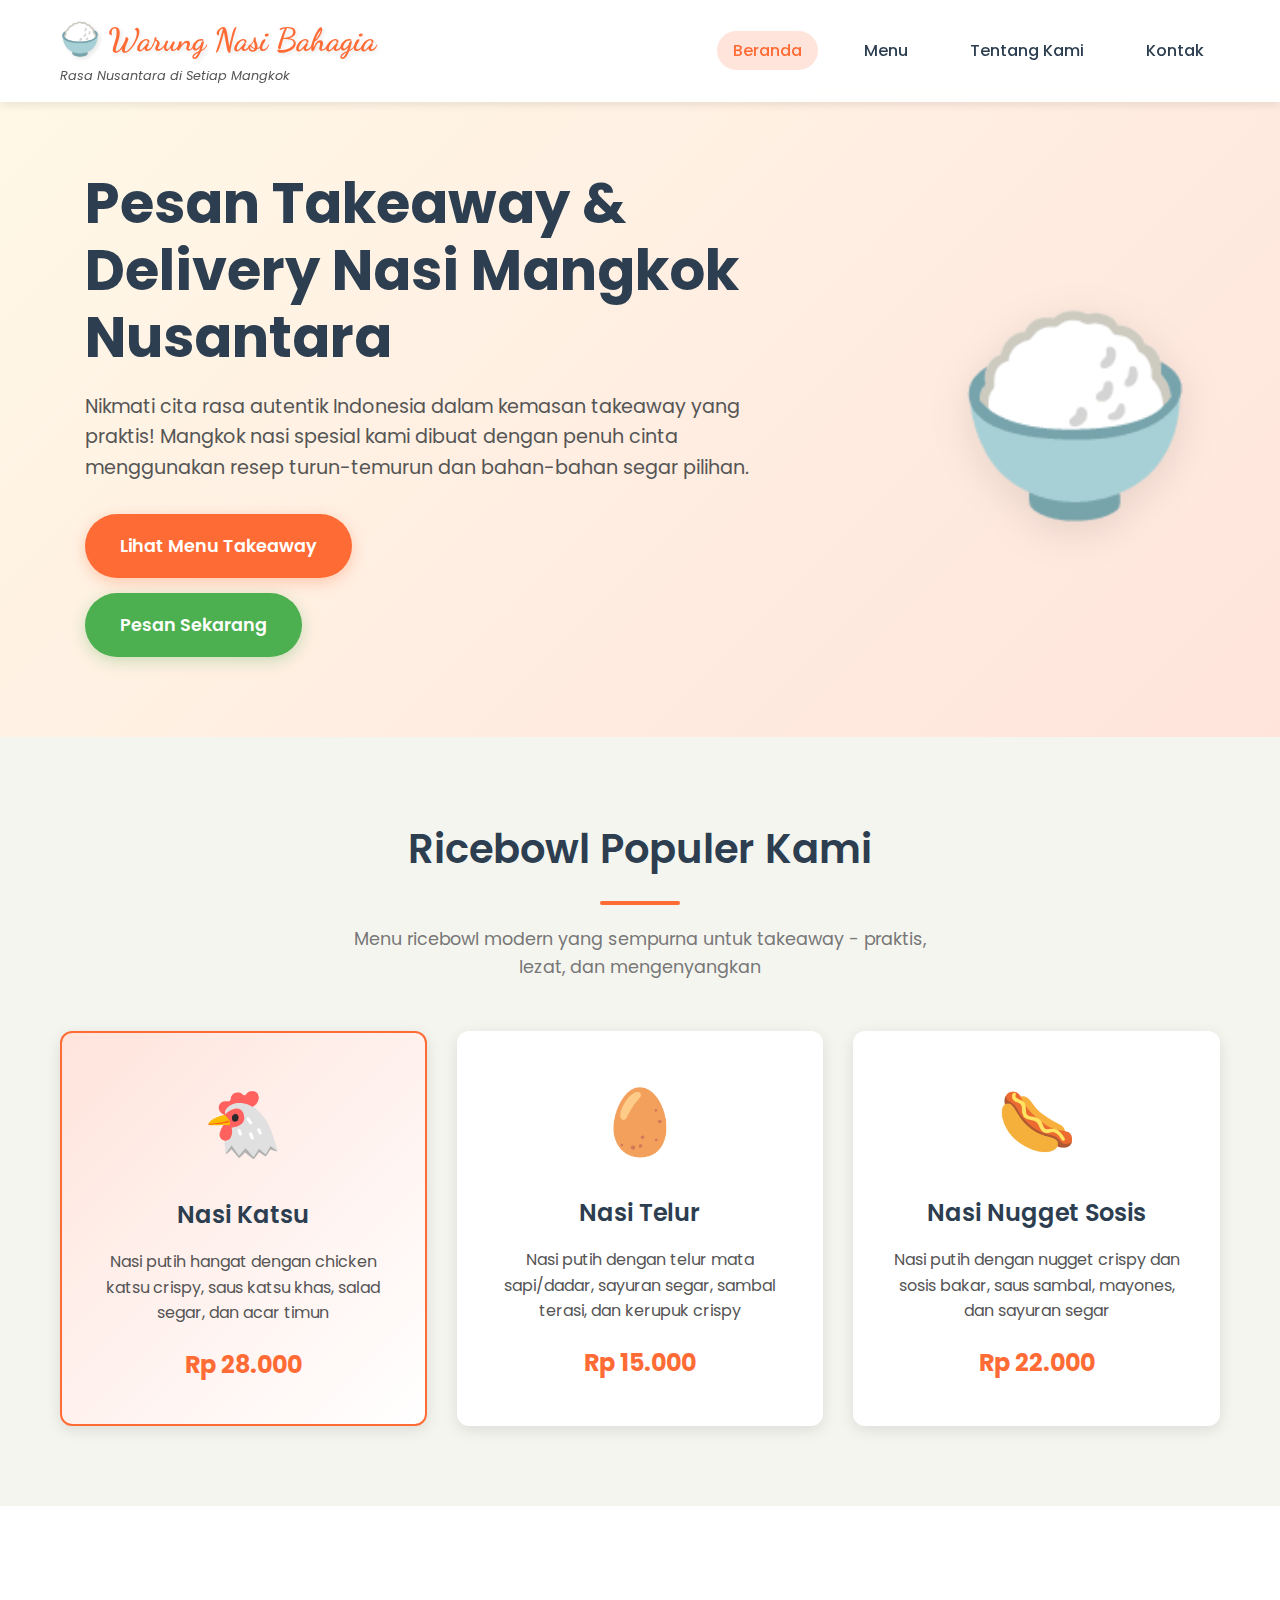
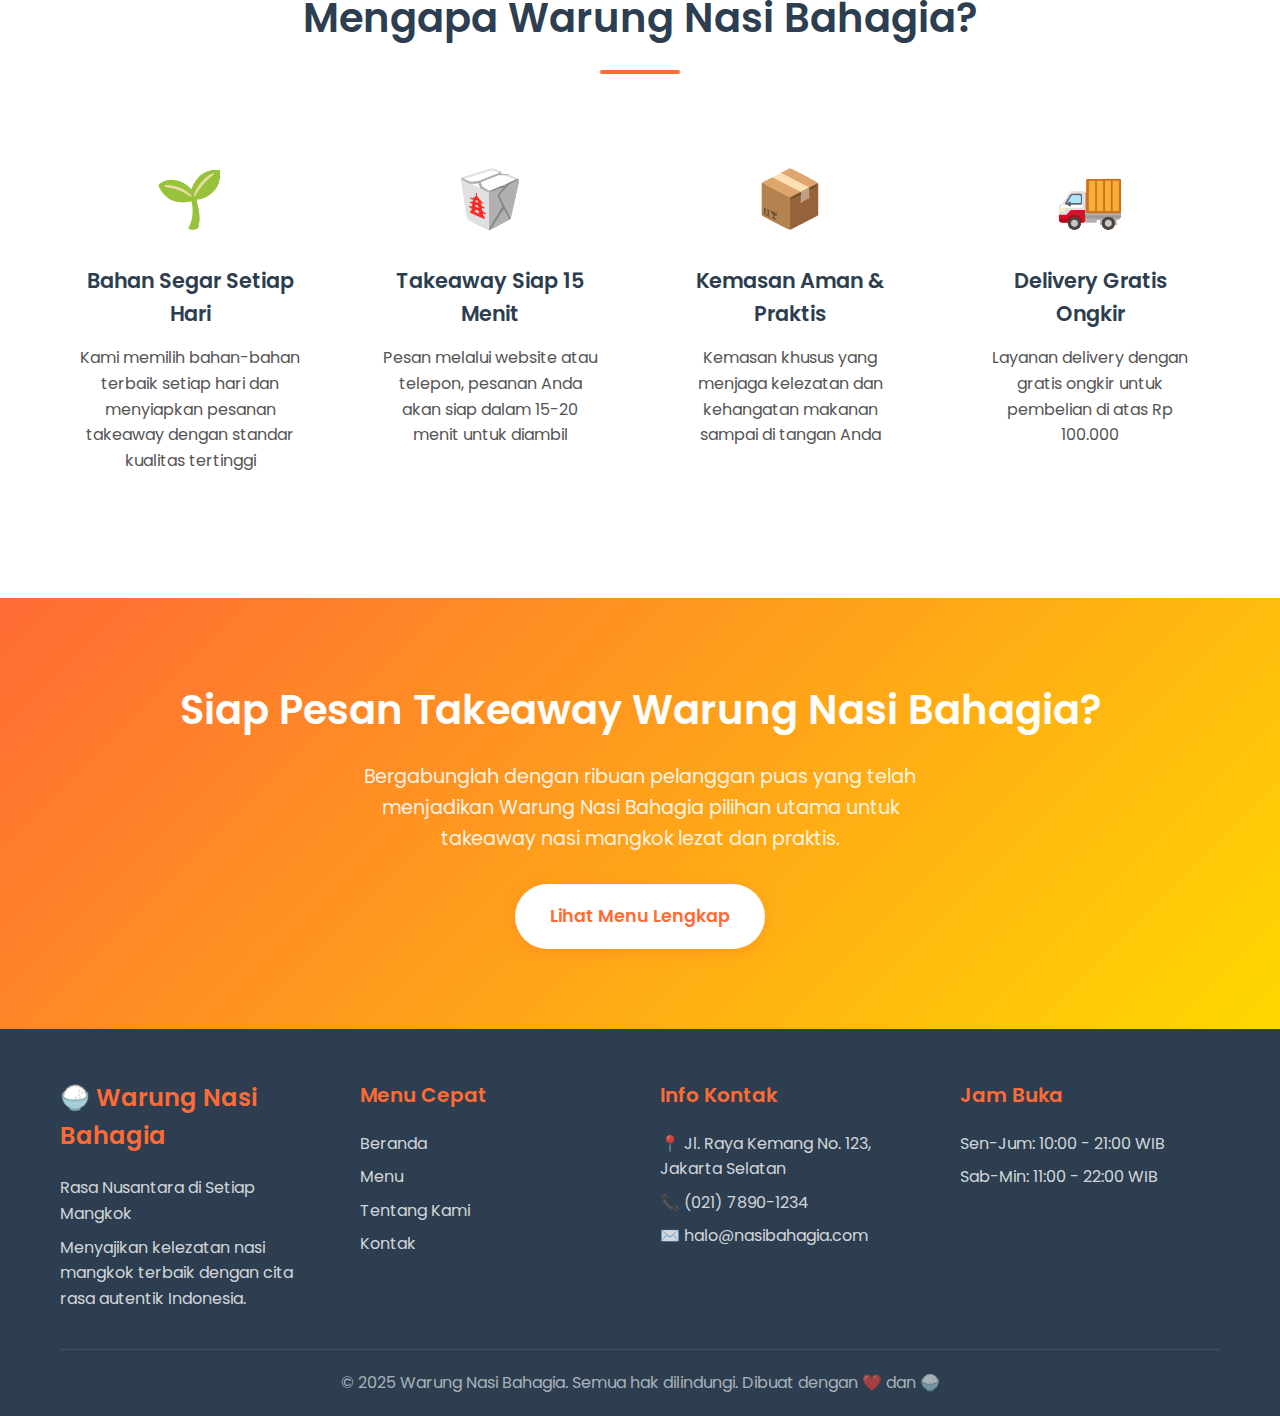
<file: index.html>
<!DOCTYPE html>
<html lang="id">
  <head>
    <meta charset="UTF-8" />
    <meta name="viewport" content="width=device-width, initial-scale=1.0" />
    <title>Warung Nasi Bahagia - Rasa Nusantara di Setiap Mangkok</title>
    <link rel="stylesheet" href="css/main.css" />
    <link
      href="https://fonts.googleapis.com/css2?family=Poppins:wght@300;400;500;600;700&family=Dancing+Script:wght@400;600;700&display=swap"
      rel="stylesheet"
    />
  </head>
  <body>
    <header class="header">
      <nav class="nav">
        <div class="logo">
          <h1 class="logo-text">🍚 Warung Nasi Bahagia</h1>
          <p class="motto">Rasa Nusantara di Setiap Mangkok</p>
        </div>
        <ul class="nav-menu">
          <li><a href="index.html" class="nav-link active">Beranda</a></li>
          <li><a href="menu.html" class="nav-link">Menu</a></li>
          <li><a href="about.html" class="nav-link">Tentang Kami</a></li>
          <li><a href="contact.html" class="nav-link">Kontak</a></li>
        </ul>
        <div class="hamburger">
          <span></span>
          <span></span>
          <span></span>
        </div>
      </nav>
    </header>

    <section class="hero">
      <div class="hero-content">
        <div>
          <h2 class="hero-title">
            Pesan Takeaway & Delivery Nasi Mangkok Nusantara
          </h2>
          <p class="hero-subtitle">
            Nikmati cita rasa autentik Indonesia dalam kemasan takeaway yang
            praktis! Mangkok nasi spesial kami dibuat dengan penuh cinta
            menggunakan resep turun-temurun dan bahan-bahan segar pilihan.
          </p>
          <div class="hero-buttons">
            <a href="menu.html" class="btn btn-primary">Lihat Menu Takeaway</a>
            <a href="contact.html" class="btn btn-secondary">Pesan Sekarang</a>
          </div>
        </div>
      </div>
      <div class="hero-image">
        <div class="bowl-placeholder">🍚</div>
      </div>
    </section>

    <section class="showcase">
      <div class="container">
        <h2 class="section-title">Ricebowl Populer Kami</h2>
        <p class="section-subtitle">
          Menu ricebowl modern yang sempurna untuk takeaway - praktis, lezat,
          dan mengenyangkan
        </p>

        <div class="showcase-grid">
          <div class="bowl-card featured">
            <div class="bowl-icon">🐔</div>
            <h3>Nasi Katsu</h3>
            <p>
              Nasi putih hangat dengan chicken katsu crispy, saus katsu khas,
              salad segar, dan acar timun
            </p>
            <span class="price">Rp 28.000</span>
          </div>

          <div class="bowl-card">
            <div class="bowl-icon">🥚</div>
            <h3>Nasi Telur</h3>
            <p>
              Nasi putih dengan telur mata sapi/dadar, sayuran segar, sambal
              terasi, dan kerupuk crispy
            </p>
            <span class="price">Rp 15.000</span>
          </div>

          <div class="bowl-card">
            <div class="bowl-icon">🌭</div>
            <h3>Nasi Nugget Sosis</h3>
            <p>
              Nasi putih dengan nugget crispy dan sosis bakar, saus sambal,
              mayones, dan sayuran segar
            </p>
            <span class="price">Rp 22.000</span>
          </div>
        </div>
      </div>
    </section>

    <section class="features">
      <div class="container">
        <h2 class="section-title">Mengapa Warung Nasi Bahagia?</h2>
        <div class="features-grid">
          <div class="feature">
            <div class="feature-icon">🌱</div>
            <h3>Bahan Segar Setiap Hari</h3>
            <p>
              Kami memilih bahan-bahan terbaik setiap hari dan menyiapkan
              pesanan takeaway dengan standar kualitas tertinggi
            </p>
          </div>
          <div class="feature">
            <div class="feature-icon">🥡</div>
            <h3>Takeaway Siap 15 Menit</h3>
            <p>
              Pesan melalui website atau telepon, pesanan Anda akan siap dalam
              15-20 menit untuk diambil
            </p>
          </div>
          <div class="feature">
            <div class="feature-icon">📦</div>
            <h3>Kemasan Aman & Praktis</h3>
            <p>
              Kemasan khusus yang menjaga kelezatan dan kehangatan makanan
              sampai di tangan Anda
            </p>
          </div>
          <div class="feature">
            <div class="feature-icon">🚚</div>
            <h3>Delivery Gratis Ongkir</h3>
            <p>
              Layanan delivery dengan gratis ongkir untuk pembelian di atas Rp
              100.000
            </p>
          </div>
        </div>
      </div>
    </section>

    <section class="cta">
      <div class="container">
        <h2>Siap Pesan Takeaway Warung Nasi Bahagia?</h2>
        <p>
          Bergabunglah dengan ribuan pelanggan puas yang telah menjadikan Warung
          Nasi Bahagia pilihan utama untuk takeaway nasi mangkok lezat dan
          praktis.
        </p>
        <a href="menu.html" class="btn btn-primary">Lihat Menu Lengkap</a>
      </div>
    </section>

    <footer class="footer">
      <div class="container">
        <div class="footer-content">
          <div class="footer-section">
            <h3>🍚 Warung Nasi Bahagia</h3>
            <p>Rasa Nusantara di Setiap Mangkok</p>
            <p>
              Menyajikan kelezatan nasi mangkok terbaik dengan cita rasa
              autentik Indonesia.
            </p>
          </div>
          <div class="footer-section">
            <h4>Menu Cepat</h4>
            <ul>
              <li><a href="index.html">Beranda</a></li>
              <li><a href="menu.html">Menu</a></li>
              <li><a href="about.html">Tentang Kami</a></li>
              <li><a href="contact.html">Kontak</a></li>
            </ul>
          </div>
          <div class="footer-section">
            <h4>Info Kontak</h4>
            <p>📍 Jl. Raya Kemang No. 123, Jakarta Selatan</p>
            <p>📞 (021) 7890-1234</p>
            <p>✉️ halo@nasibahagia.com</p>
          </div>
          <div class="footer-section">
            <h4>Jam Buka</h4>
            <p>Sen-Jum: 10:00 - 21:00 WIB</p>
            <p>Sab-Min: 11:00 - 22:00 WIB</p>
          </div>
        </div>
        <div class="footer-bottom">
          <p>
            &copy; 2025 Warung Nasi Bahagia. Semua hak dilindungi. Dibuat dengan
            ❤️ dan 🍚
          </p>
        </div>
      </div>
    </footer>

    <script src="scripts/hamburger.js"></script>
  </body>
</html>
</file>
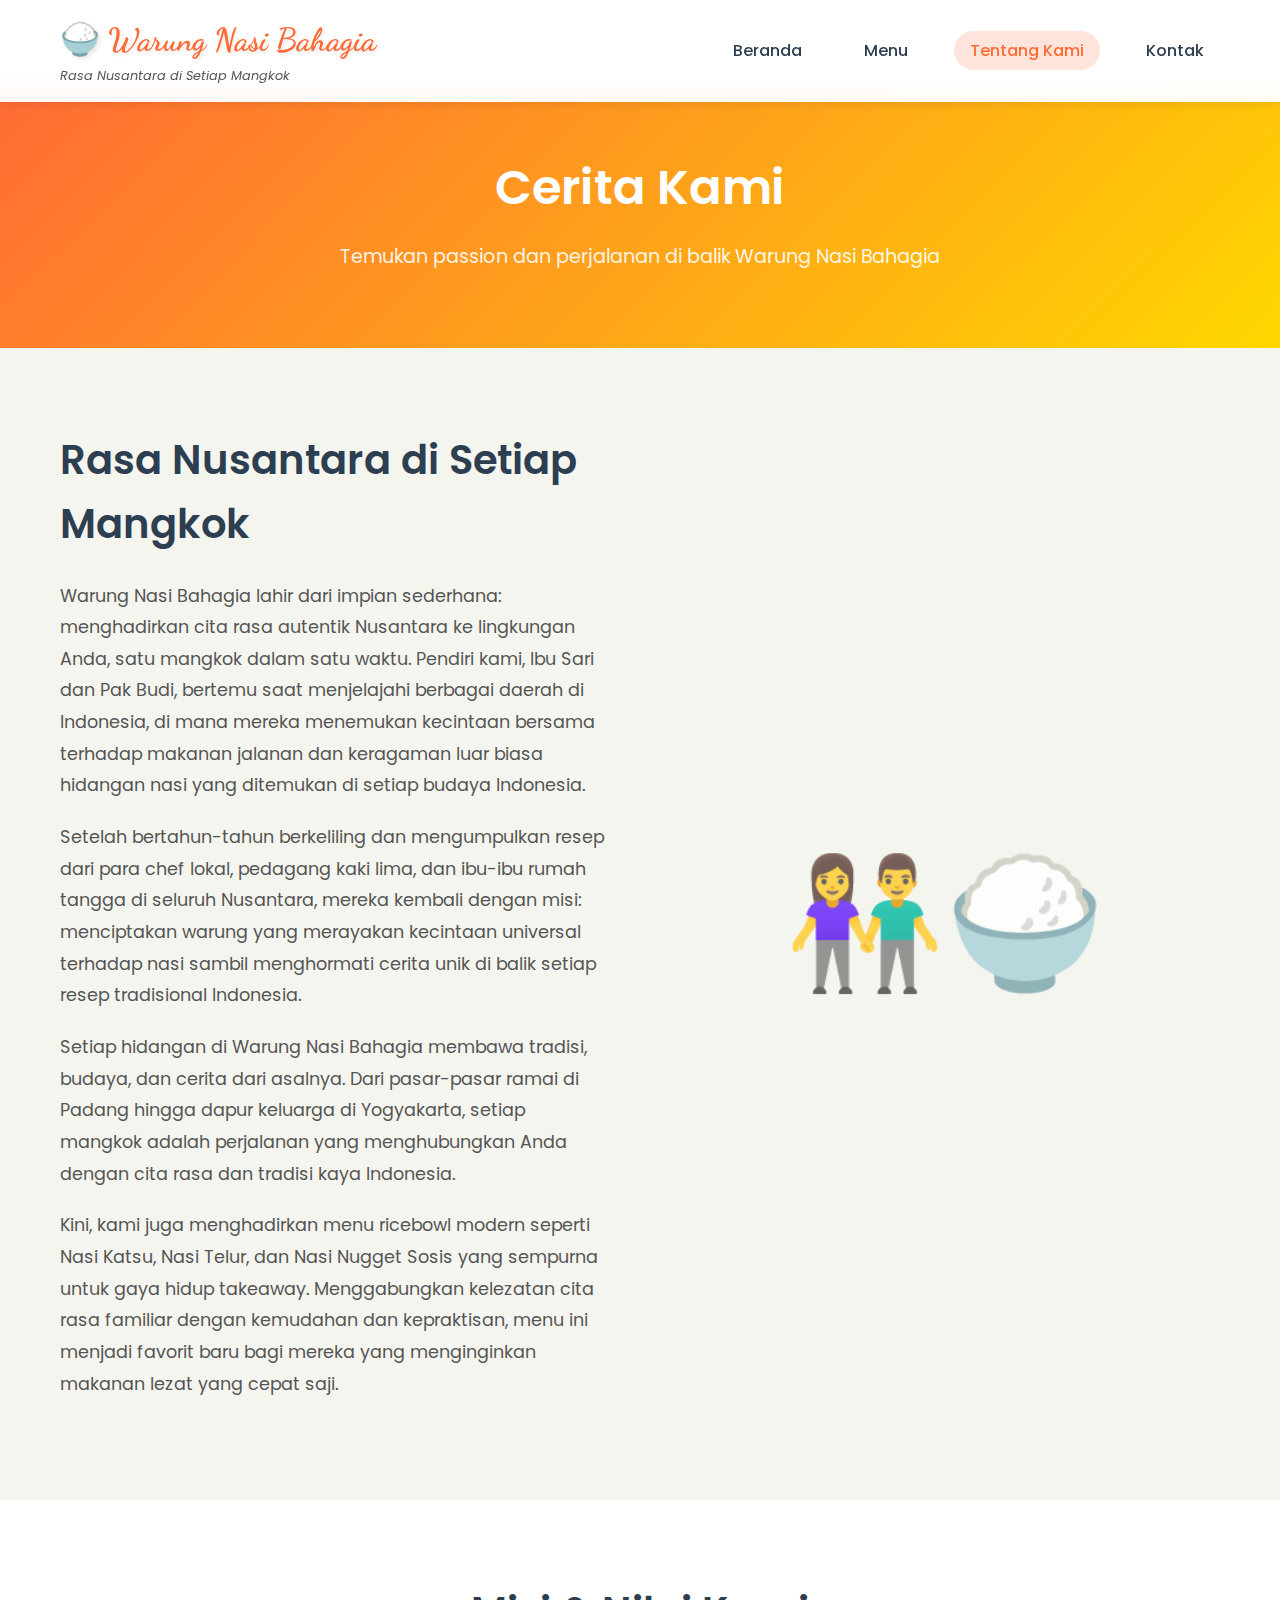
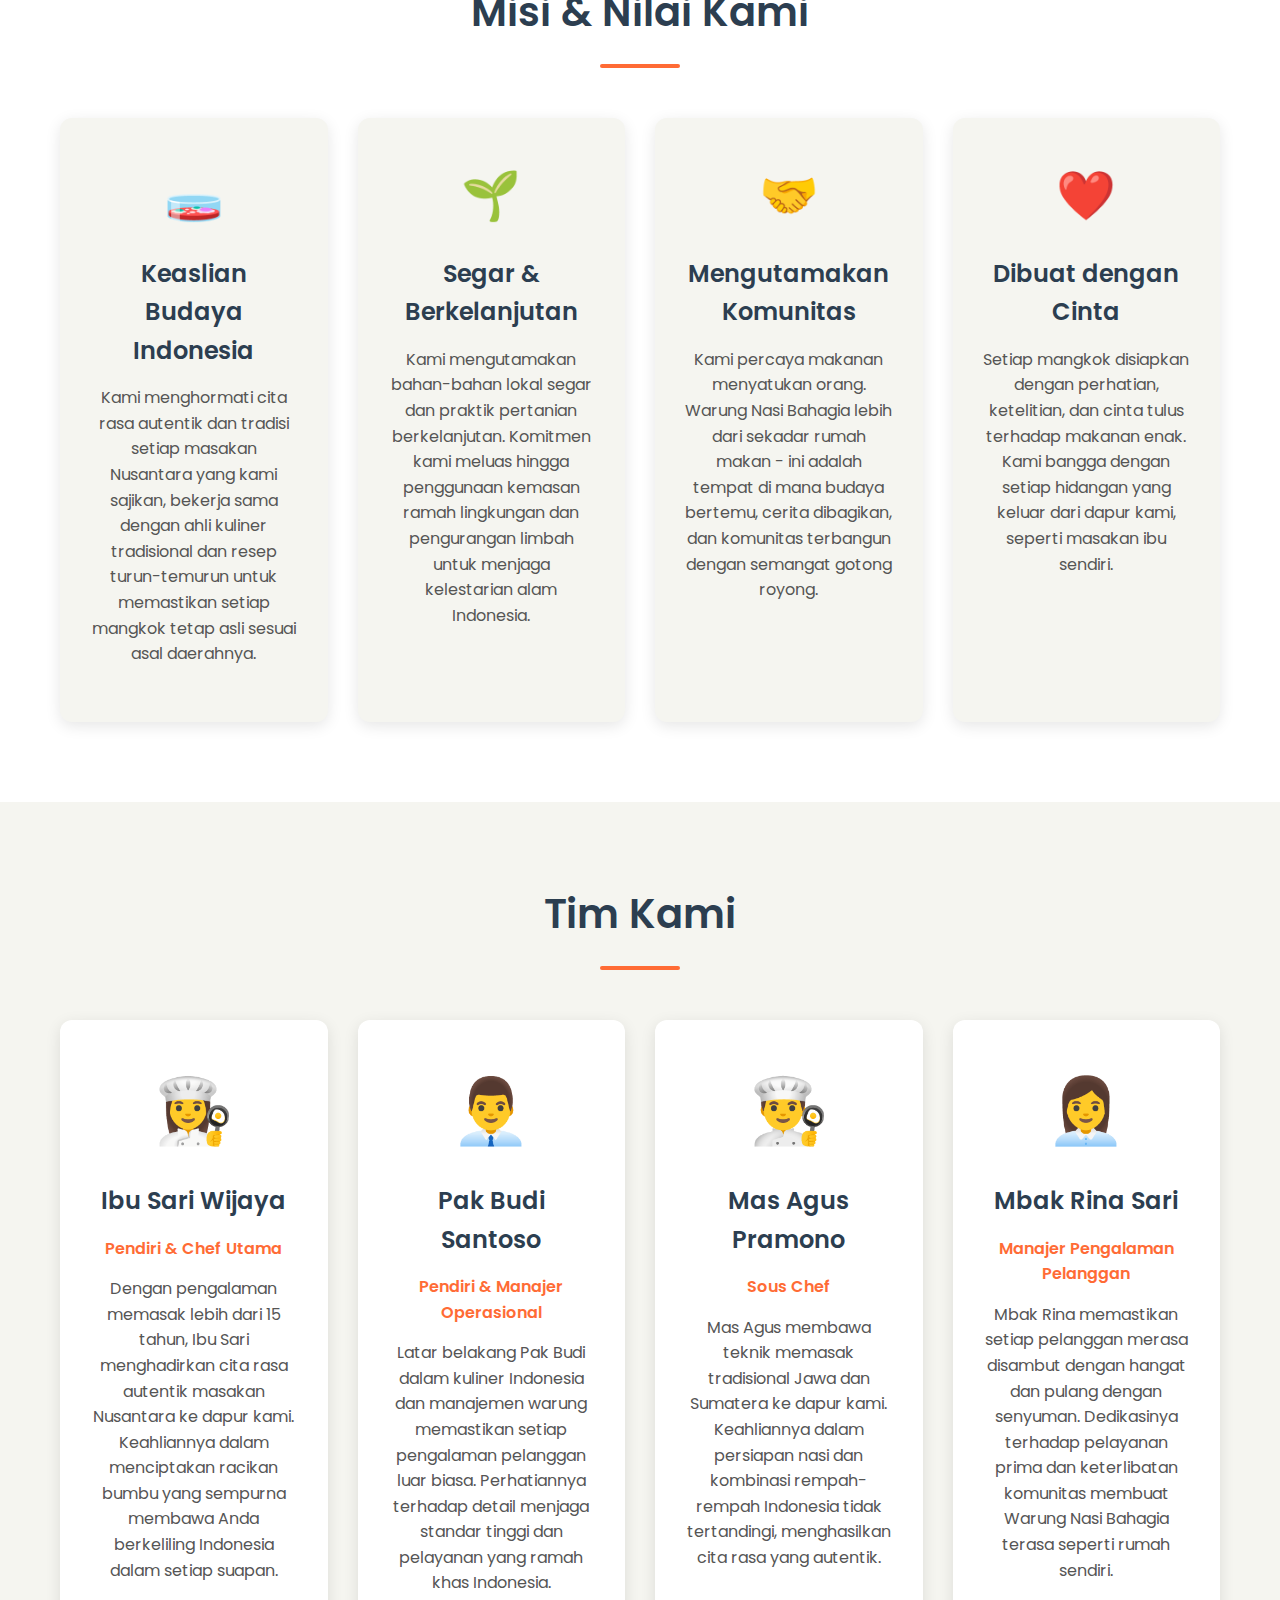
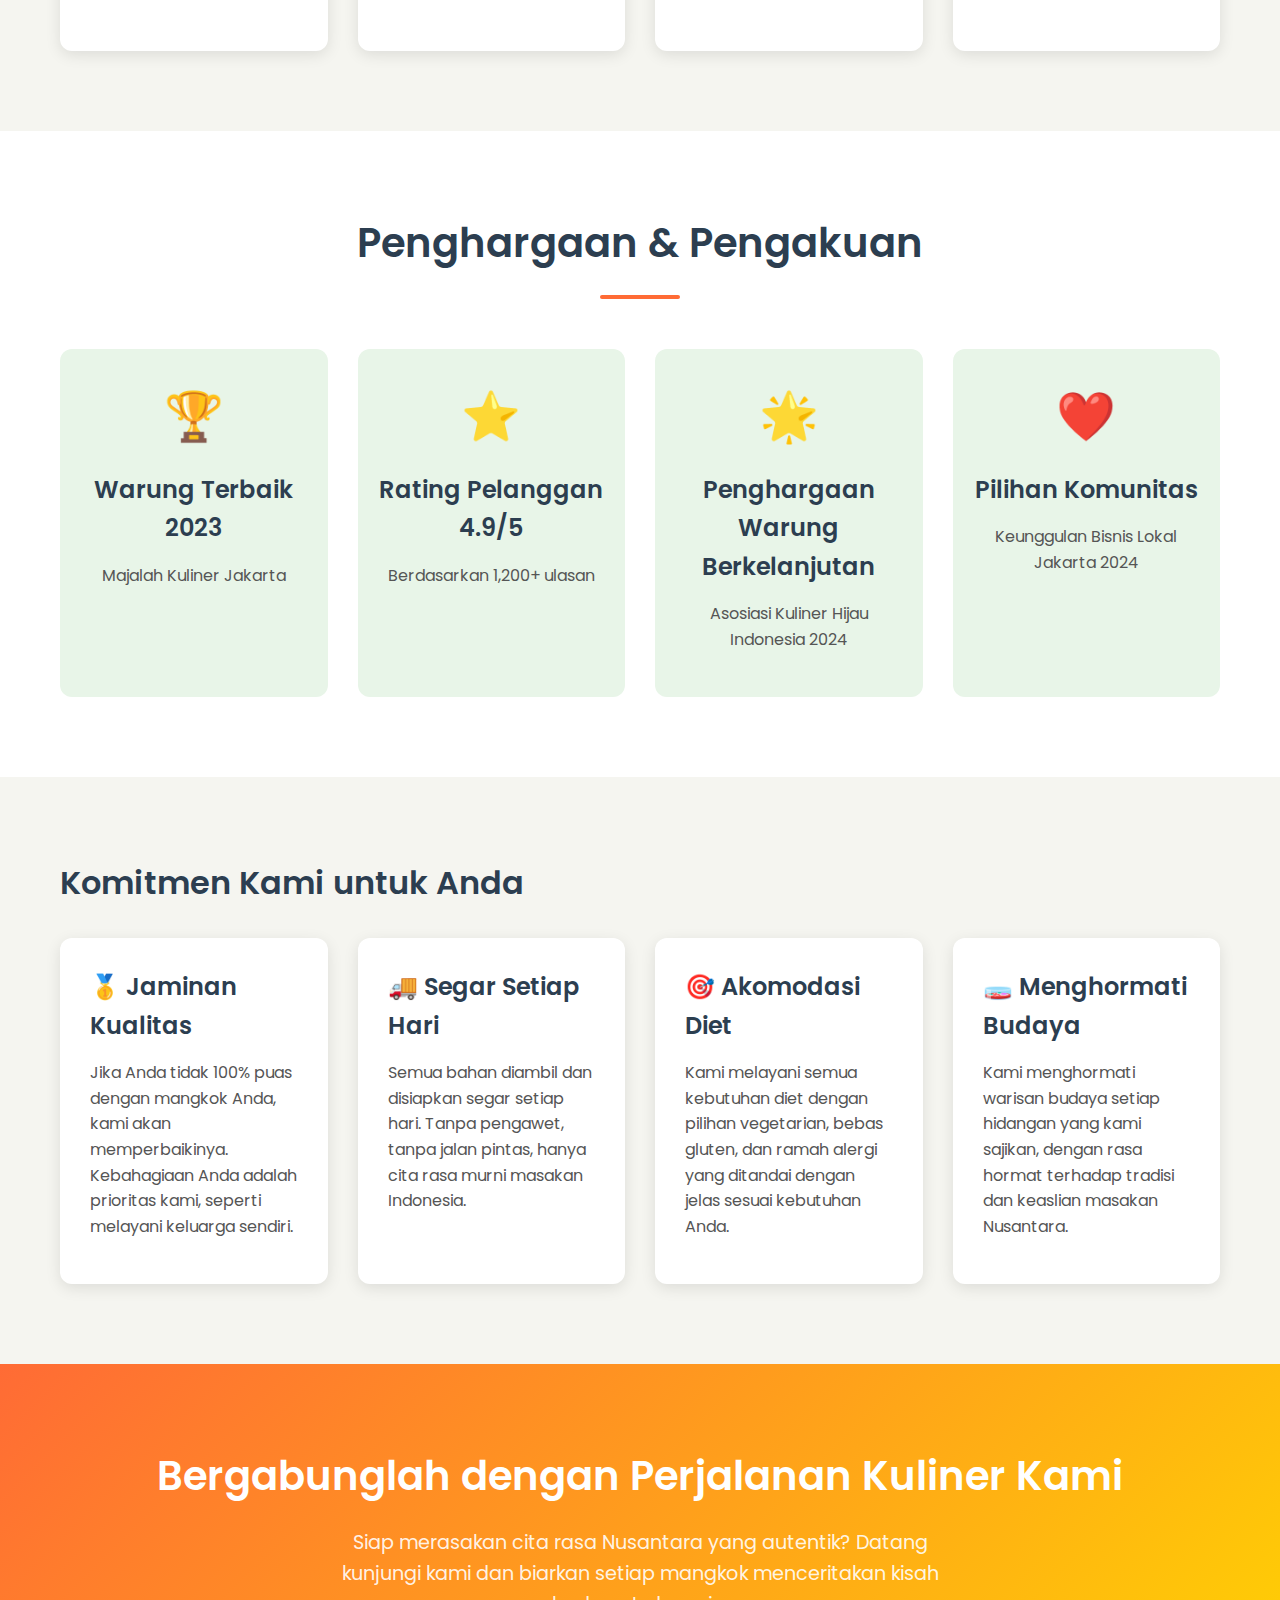
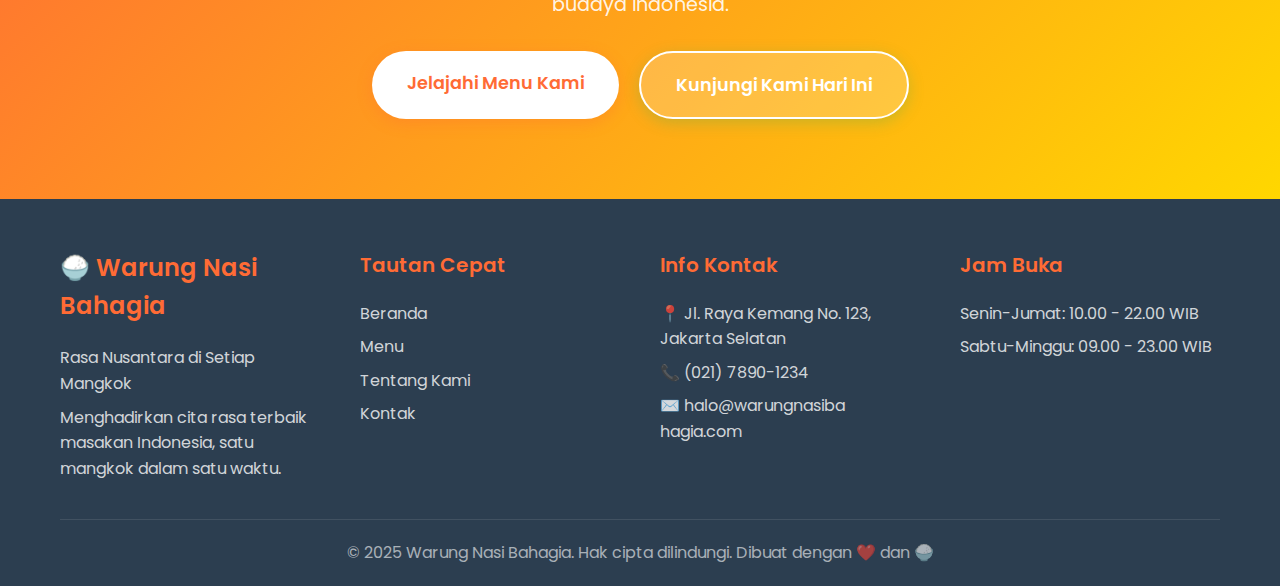
<file: about.html>
<!DOCTYPE html>
<html lang="id">
  <head>
    <meta charset="UTF-8" />
    <meta name="viewport" content="width=device-width, initial-scale=1.0" />
    <title>Tentang Kami - Warung Nasi Bahagia</title>
    <link rel="stylesheet" href="css/main.css" />
    <link
      href="https://fonts.googleapis.com/css2?family=Poppins:wght@300;400;500;600;700&family=Dancing+Script:wght@400;600;700&display=swap"
      rel="stylesheet"
    />
  </head>
  <body>
    <header class="header">
      <nav class="nav">
        <div class="logo">
          <h1 class="logo-text">🍚 Warung Nasi Bahagia</h1>
          <p class="motto">Rasa Nusantara di Setiap Mangkok</p>
        </div>
        <ul class="nav-menu">
          <li><a href="index.html" class="nav-link">Beranda</a></li>
          <li><a href="menu.html" class="nav-link">Menu</a></li>
          <li><a href="about.html" class="nav-link active">Tentang Kami</a></li>
          <li><a href="contact.html" class="nav-link">Kontak</a></li>
        </ul>
        <div class="hamburger">
          <span></span>
          <span></span>
          <span></span>
        </div>
      </nav>
    </header>

    <section class="page-hero">
      <div class="container">
        <h1>Cerita Kami</h1>
        <p>Temukan passion dan perjalanan di balik Warung Nasi Bahagia</p>
      </div>
    </section>

    <section class="story">
      <div class="container">
        <div class="story-content">
          <div class="story-text">
            <h2>Rasa Nusantara di Setiap Mangkok</h2>
            <p>
              Warung Nasi Bahagia lahir dari impian sederhana: menghadirkan cita
              rasa autentik Nusantara ke lingkungan Anda, satu mangkok dalam
              satu waktu. Pendiri kami, Ibu Sari dan Pak Budi, bertemu saat
              menjelajahi berbagai daerah di Indonesia, di mana mereka menemukan
              kecintaan bersama terhadap makanan jalanan dan keragaman luar
              biasa hidangan nasi yang ditemukan di setiap budaya Indonesia.
            </p>

            <p>
              Setelah bertahun-tahun berkeliling dan mengumpulkan resep dari
              para chef lokal, pedagang kaki lima, dan ibu-ibu rumah tangga di
              seluruh Nusantara, mereka kembali dengan misi: menciptakan warung
              yang merayakan kecintaan universal terhadap nasi sambil
              menghormati cerita unik di balik setiap resep tradisional
              Indonesia.
            </p>

            <p>
              Setiap hidangan di Warung Nasi Bahagia membawa tradisi, budaya,
              dan cerita dari asalnya. Dari pasar-pasar ramai di Padang hingga
              dapur keluarga di Yogyakarta, setiap mangkok adalah perjalanan
              yang menghubungkan Anda dengan cita rasa dan tradisi kaya
              Indonesia.
            </p>

            <p>
              Kini, kami juga menghadirkan menu ricebowl modern seperti Nasi
              Katsu, Nasi Telur, dan Nasi Nugget Sosis yang sempurna untuk gaya
              hidup takeaway. Menggabungkan kelezatan cita rasa familiar dengan
              kemudahan dan kepraktisan, menu ini menjadi favorit baru bagi
              mereka yang menginginkan makanan lezat yang cepat saji.
            </p>
          </div>
          <div class="story-image">
            <div class="story-placeholder">👫🍚</div>
          </div>
        </div>
      </div>
    </section>

    <section class="values">
      <div class="container">
        <h2 class="section-title">Misi & Nilai Kami</h2>
        <div class="values-grid">
          <div class="value-card">
            <div class="value-icon">🧫</div>
            <h3>Keaslian Budaya Indonesia</h3>
            <p>
              Kami menghormati cita rasa autentik dan tradisi setiap masakan
              Nusantara yang kami sajikan, bekerja sama dengan ahli kuliner
              tradisional dan resep turun-temurun untuk memastikan setiap
              mangkok tetap asli sesuai asal daerahnya.
            </p>
          </div>

          <div class="value-card">
            <div class="value-icon">🌱</div>
            <h3>Segar & Berkelanjutan</h3>
            <p>
              Kami mengutamakan bahan-bahan lokal segar dan praktik pertanian
              berkelanjutan. Komitmen kami meluas hingga penggunaan kemasan
              ramah lingkungan dan pengurangan limbah untuk menjaga kelestarian
              alam Indonesia.
            </p>
          </div>

          <div class="value-card">
            <div class="value-icon">🤝</div>
            <h3>Mengutamakan Komunitas</h3>
            <p>
              Kami percaya makanan menyatukan orang. Warung Nasi Bahagia lebih
              dari sekadar rumah makan - ini adalah tempat di mana budaya
              bertemu, cerita dibagikan, dan komunitas terbangun dengan semangat
              gotong royong.
            </p>
          </div>

          <div class="value-card">
            <div class="value-icon">❤️</div>
            <h3>Dibuat dengan Cinta</h3>
            <p>
              Setiap mangkok disiapkan dengan perhatian, ketelitian, dan cinta
              tulus terhadap makanan enak. Kami bangga dengan setiap hidangan
              yang keluar dari dapur kami, seperti masakan ibu sendiri.
            </p>
          </div>
        </div>
      </div>
    </section>

    <section class="team">
      <div class="container">
        <h2 class="section-title">Tim Kami</h2>
        <div class="team-grid">
          <div class="team-member">
            <div class="member-photo">👩‍🍳</div>
            <h3>Ibu Sari Wijaya</h3>
            <p class="member-title">Pendiri & Chef Utama</p>
            <p>
              Dengan pengalaman memasak lebih dari 15 tahun, Ibu Sari
              menghadirkan cita rasa autentik masakan Nusantara ke dapur kami.
              Keahliannya dalam menciptakan racikan bumbu yang sempurna membawa
              Anda berkeliling Indonesia dalam setiap suapan.
            </p>
          </div>

          <div class="team-member">
            <div class="member-photo">👨‍💼</div>
            <h3>Pak Budi Santoso</h3>
            <p class="member-title">Pendiri & Manajer Operasional</p>
            <p>
              Latar belakang Pak Budi dalam kuliner Indonesia dan manajemen
              warung memastikan setiap pengalaman pelanggan luar biasa.
              Perhatiannya terhadap detail menjaga standar tinggi dan pelayanan
              yang ramah khas Indonesia.
            </p>
          </div>

          <div class="team-member">
            <div class="member-photo">👨‍🍳</div>
            <h3>Mas Agus Pramono</h3>
            <p class="member-title">Sous Chef</p>
            <p>
              Mas Agus membawa teknik memasak tradisional Jawa dan Sumatera ke
              dapur kami. Keahliannya dalam persiapan nasi dan kombinasi
              rempah-rempah Indonesia tidak tertandingi, menghasilkan cita rasa
              yang autentik.
            </p>
          </div>

          <div class="team-member">
            <div class="member-photo">👩‍💼</div>
            <h3>Mbak Rina Sari</h3>
            <p class="member-title">Manajer Pengalaman Pelanggan</p>
            <p>
              Mbak Rina memastikan setiap pelanggan merasa disambut dengan
              hangat dan pulang dengan senyuman. Dedikasinya terhadap pelayanan
              prima dan keterlibatan komunitas membuat Warung Nasi Bahagia
              terasa seperti rumah sendiri.
            </p>
          </div>
        </div>
      </div>
    </section>

    <section class="awards">
      <div class="container">
        <h2 class="section-title">Penghargaan & Pengakuan</h2>
        <div class="awards-grid">
          <div class="award">
            <div class="award-icon">🏆</div>
            <h3>Warung Terbaik 2023</h3>
            <p>Majalah Kuliner Jakarta</p>
          </div>

          <div class="award">
            <div class="award-icon">⭐</div>
            <h3>Rating Pelanggan 4.9/5</h3>
            <p>Berdasarkan 1,200+ ulasan</p>
          </div>

          <div class="award">
            <div class="award-icon">🌟</div>
            <h3>Penghargaan Warung Berkelanjutan</h3>
            <p>Asosiasi Kuliner Hijau Indonesia 2024</p>
          </div>

          <div class="award">
            <div class="award-icon">❤️</div>
            <h3>Pilihan Komunitas</h3>
            <p>Keunggulan Bisnis Lokal Jakarta 2024</p>
          </div>
        </div>
      </div>
    </section>

    <section class="commitment">
      <div class="container">
        <div class="commitment-content">
          <h2>Komitmen Kami untuk Anda</h2>
          <div class="commitment-grid">
            <div class="commitment-item">
              <h3>🥇 Jaminan Kualitas</h3>
              <p>
                Jika Anda tidak 100% puas dengan mangkok Anda, kami akan
                memperbaikinya. Kebahagiaan Anda adalah prioritas kami, seperti
                melayani keluarga sendiri.
              </p>
            </div>

            <div class="commitment-item">
              <h3>🚚 Segar Setiap Hari</h3>
              <p>
                Semua bahan diambil dan disiapkan segar setiap hari. Tanpa
                pengawet, tanpa jalan pintas, hanya cita rasa murni masakan
                Indonesia.
              </p>
            </div>

            <div class="commitment-item">
              <h3>🎯 Akomodasi Diet</h3>
              <p>
                Kami melayani semua kebutuhan diet dengan pilihan vegetarian,
                bebas gluten, dan ramah alergi yang ditandai dengan jelas sesuai
                kebutuhan Anda.
              </p>
            </div>

            <div class="commitment-item">
              <h3>🧫 Menghormati Budaya</h3>
              <p>
                Kami menghormati warisan budaya setiap hidangan yang kami
                sajikan, dengan rasa hormat terhadap tradisi dan keaslian
                masakan Nusantara.
              </p>
            </div>
          </div>
        </div>
      </div>
    </section>

    <section class="cta">
      <div class="container">
        <h2>Bergabunglah dengan Perjalanan Kuliner Kami</h2>
        <p>
          Siap merasakan cita rasa Nusantara yang autentik? Datang kunjungi kami
          dan biarkan setiap mangkok menceritakan kisah budaya Indonesia.
        </p>
        <div class="cta-buttons">
          <a href="menu.html" class="btn btn-primary">Jelajahi Menu Kami</a>
          <a href="contact.html" class="btn btn-secondary"
            >Kunjungi Kami Hari Ini</a
          >
        </div>
      </div>
    </section>

    <footer class="footer">
      <div class="container">
        <div class="footer-content">
          <div class="footer-section">
            <h3>🍚 Warung Nasi Bahagia</h3>
            <p>Rasa Nusantara di Setiap Mangkok</p>
            <p>
              Menghadirkan cita rasa terbaik masakan Indonesia, satu mangkok
              dalam satu waktu.
            </p>
          </div>
          <div class="footer-section">
            <h4>Tautan Cepat</h4>
            <ul>
              <li><a href="index.html">Beranda</a></li>
              <li><a href="menu.html">Menu</a></li>
              <li><a href="about.html">Tentang Kami</a></li>
              <li><a href="contact.html">Kontak</a></li>
            </ul>
          </div>
          <div class="footer-section">
            <h4>Info Kontak</h4>
            <p>📍 Jl. Raya Kemang No. 123, Jakarta Selatan</p>
            <p>📞 (021) 7890-1234</p>
            <p>✉️ halo@warungnasiba hagia.com</p>
          </div>
          <div class="footer-section">
            <h4>Jam Buka</h4>
            <p>Senin-Jumat: 10.00 - 22.00 WIB</p>
            <p>Sabtu-Minggu: 09.00 - 23.00 WIB</p>
          </div>
        </div>
        <div class="footer-bottom">
          <p>
            &copy; 2025 Warung Nasi Bahagia. Hak cipta dilindungi. Dibuat dengan
            ❤️ dan 🍚
          </p>
        </div>
      </div>
    </footer>

    <script src="scripts/hamburger.js"></script>
  </body>
</html>
</file>
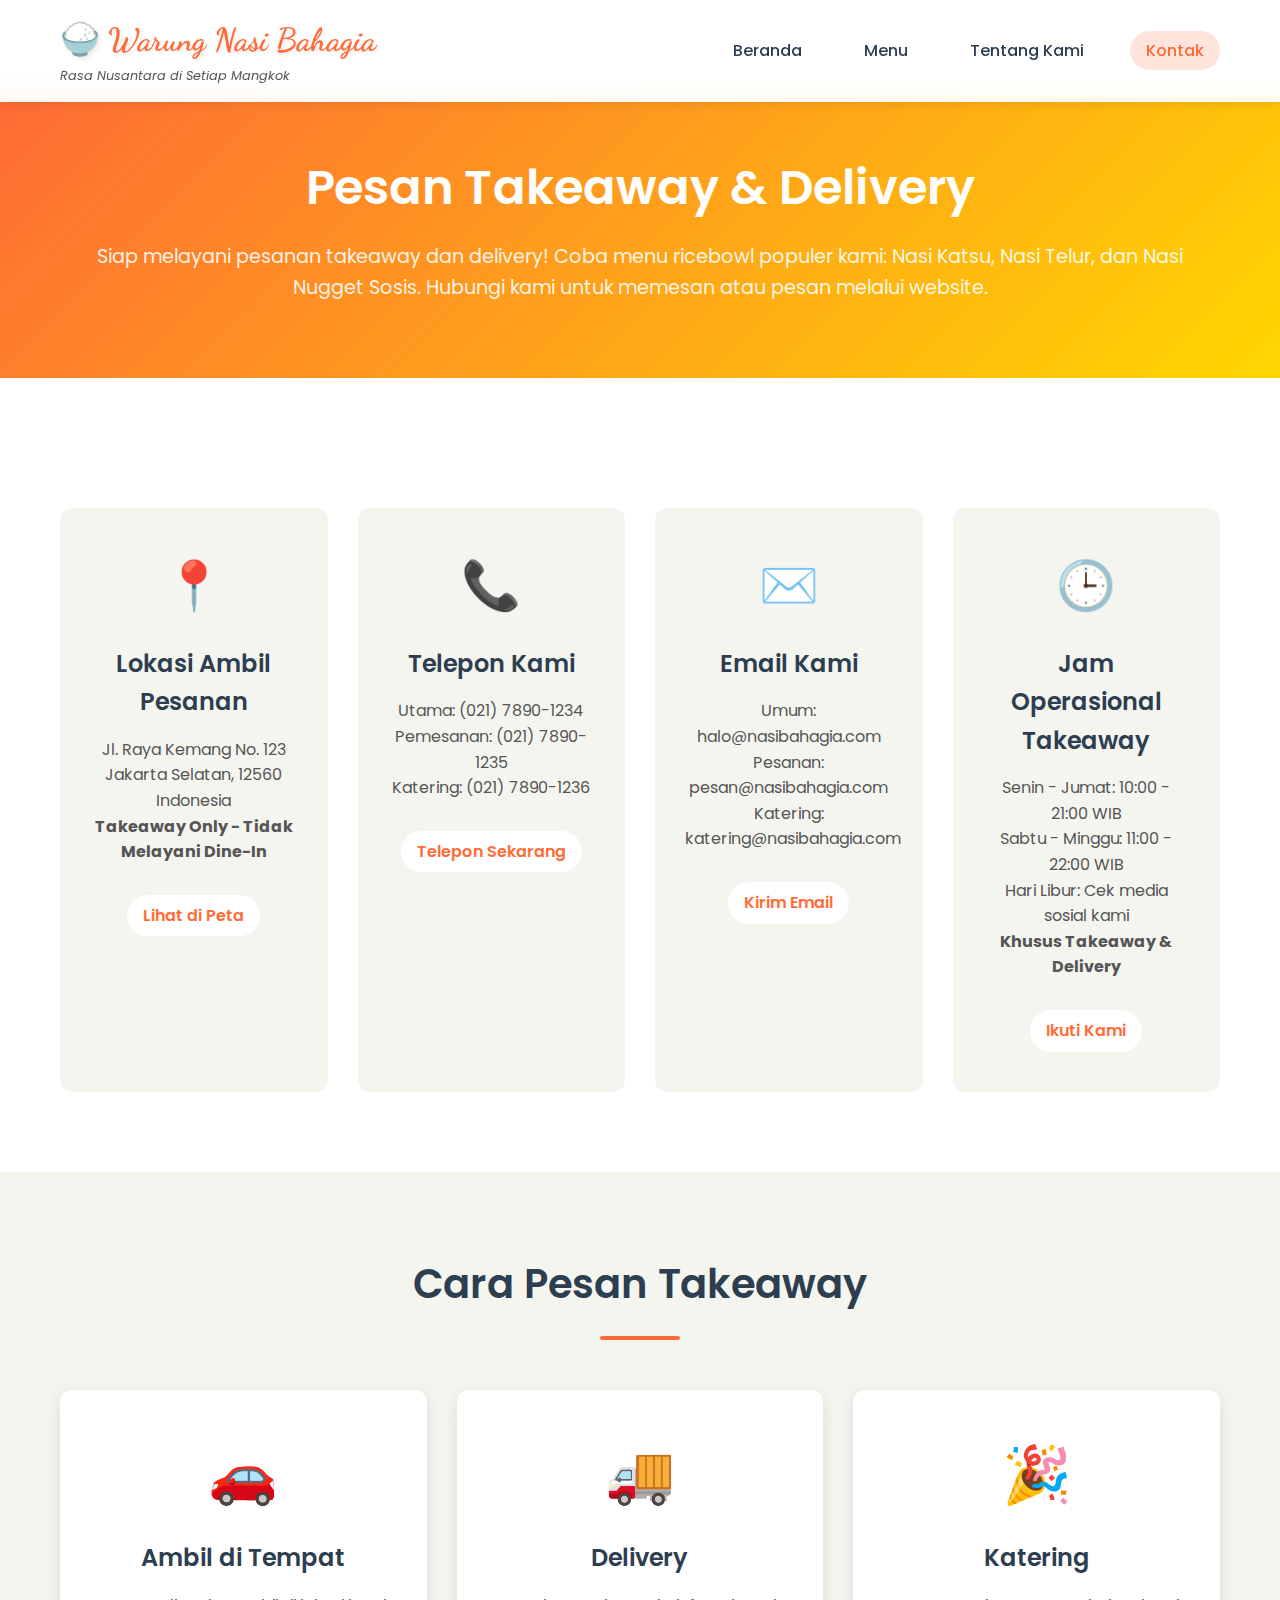
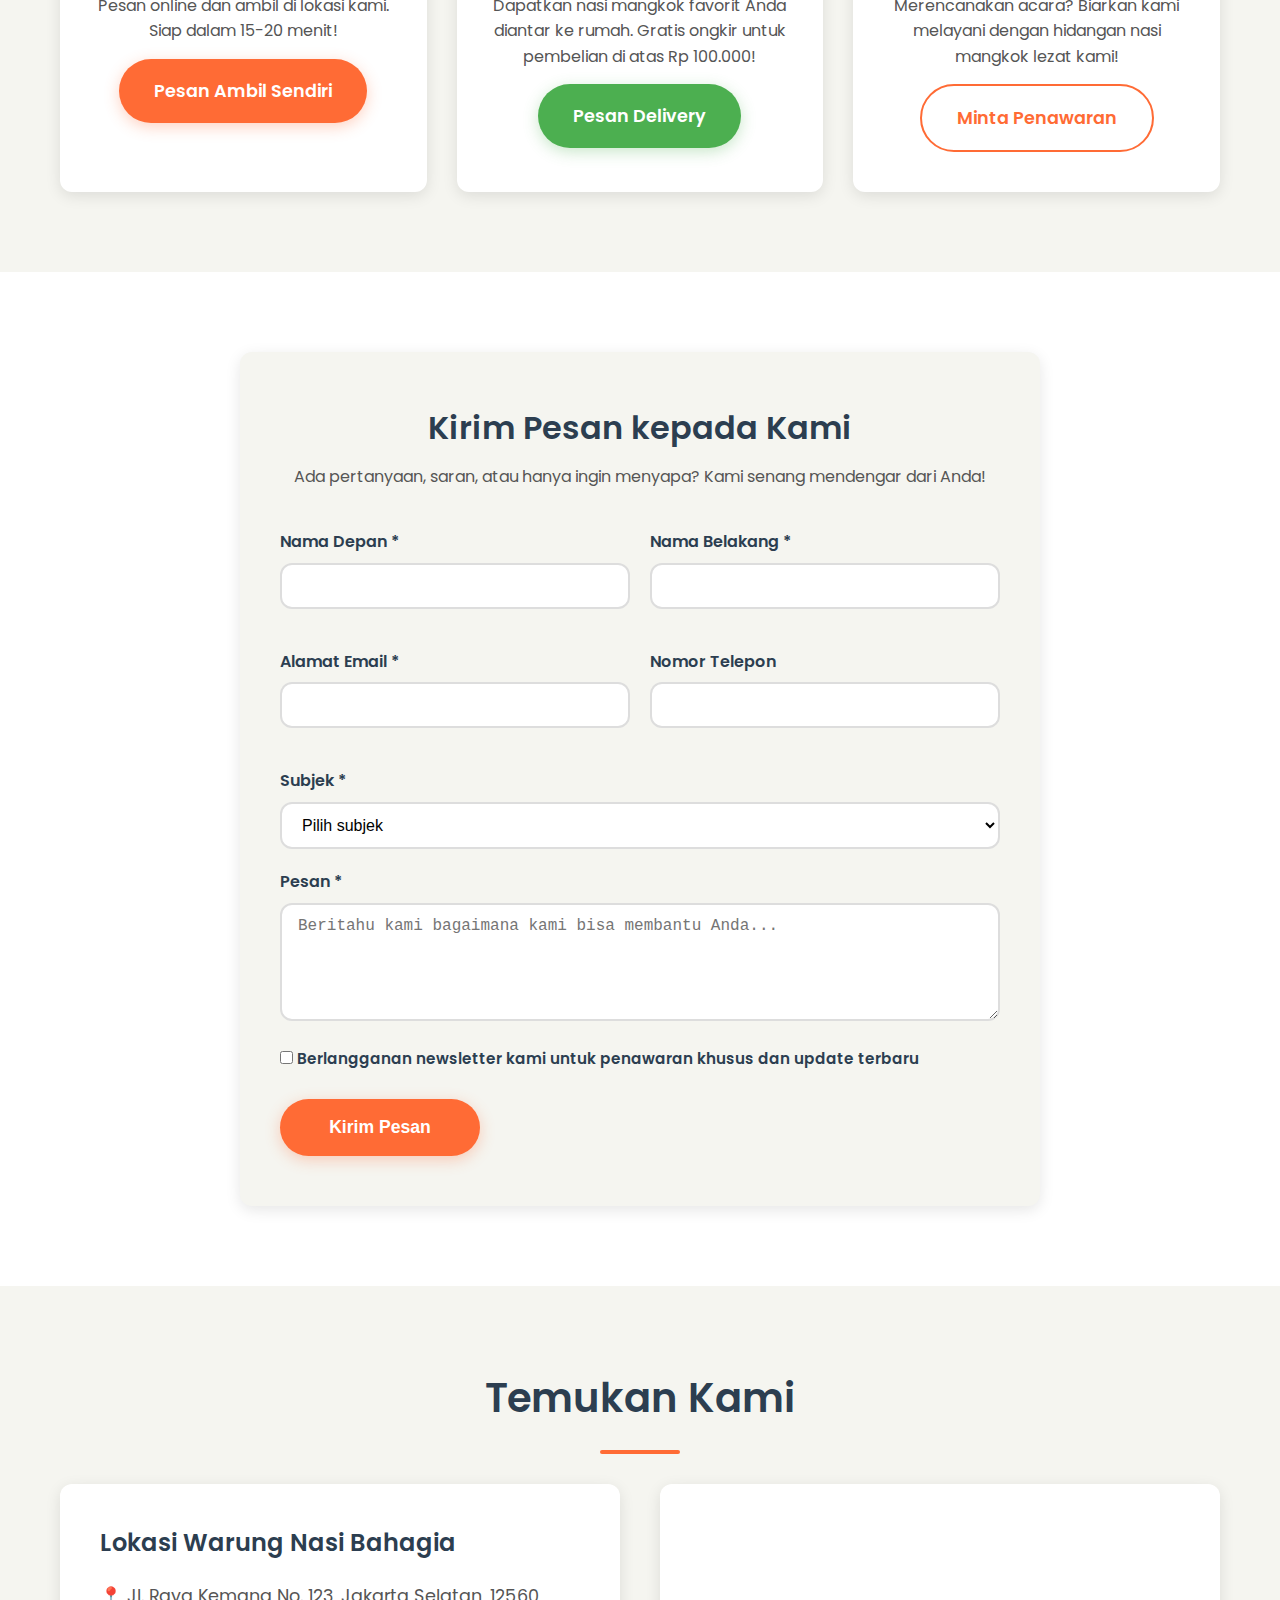
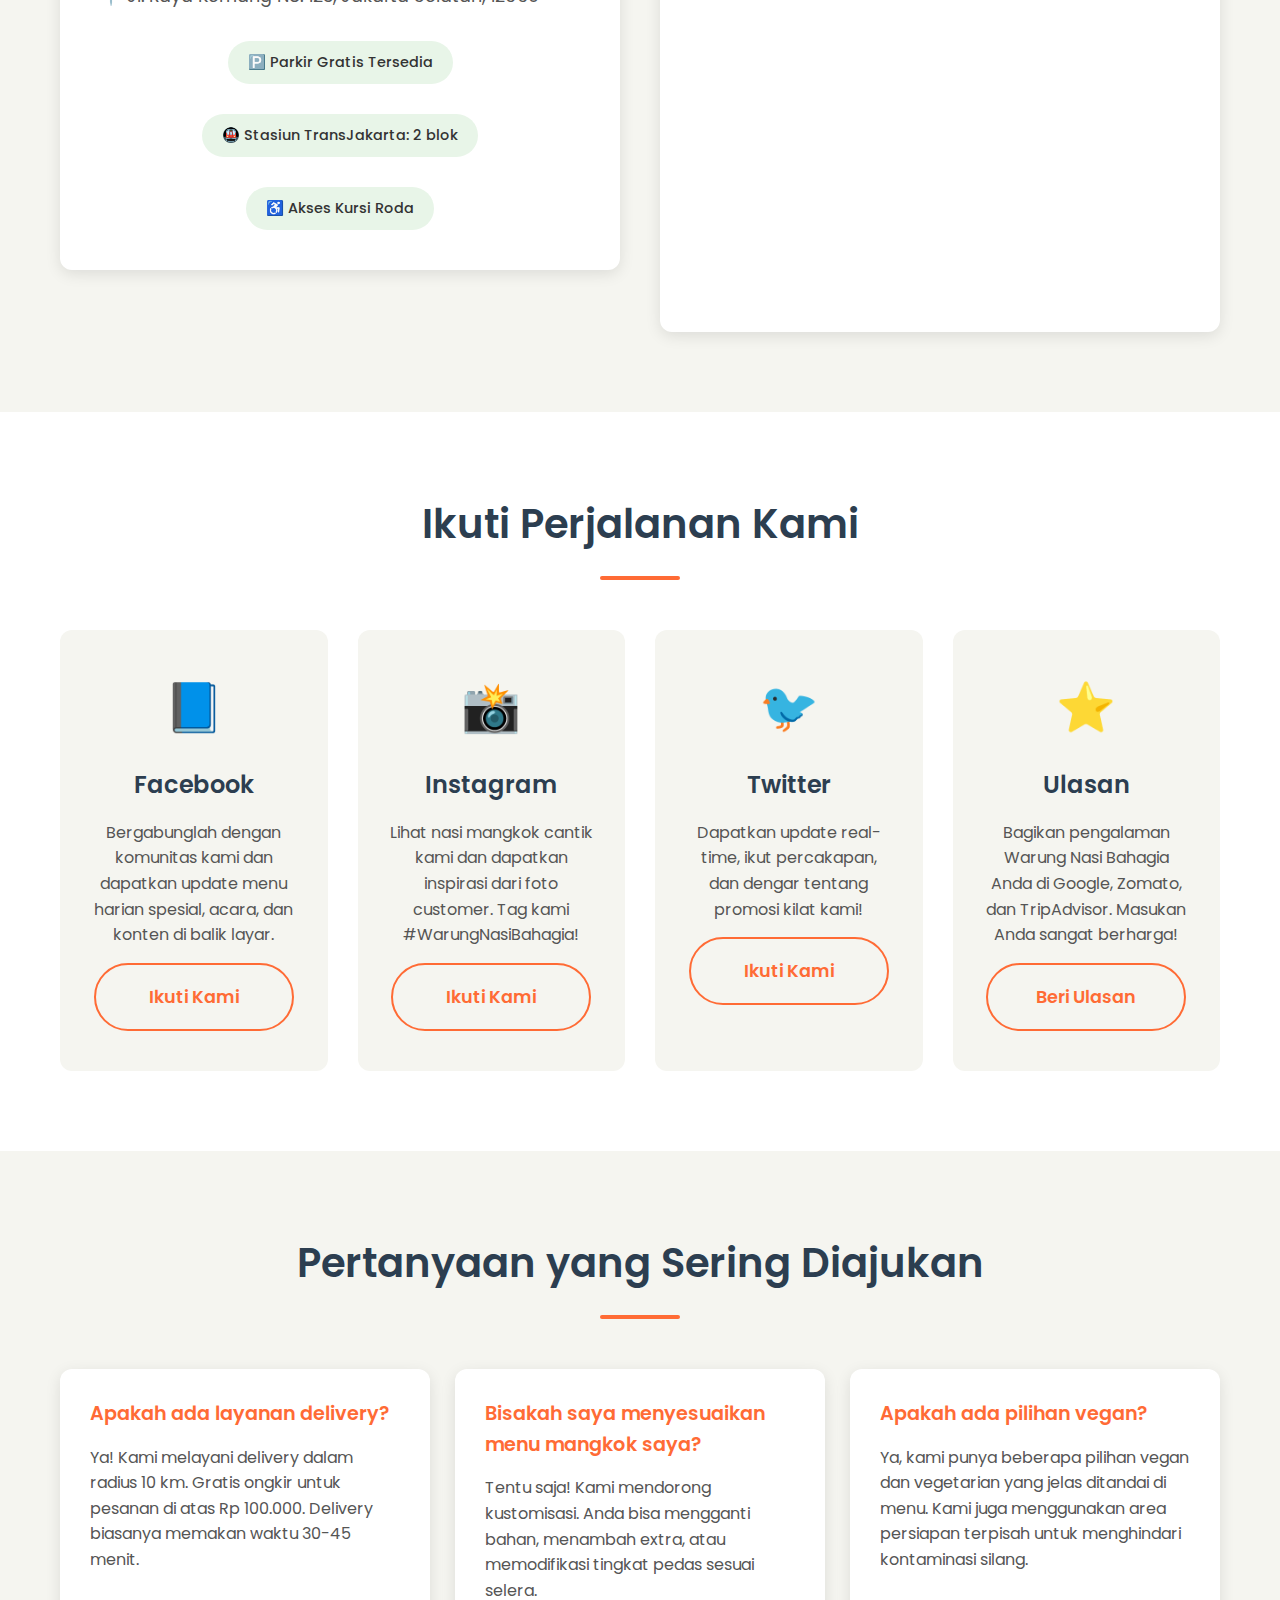
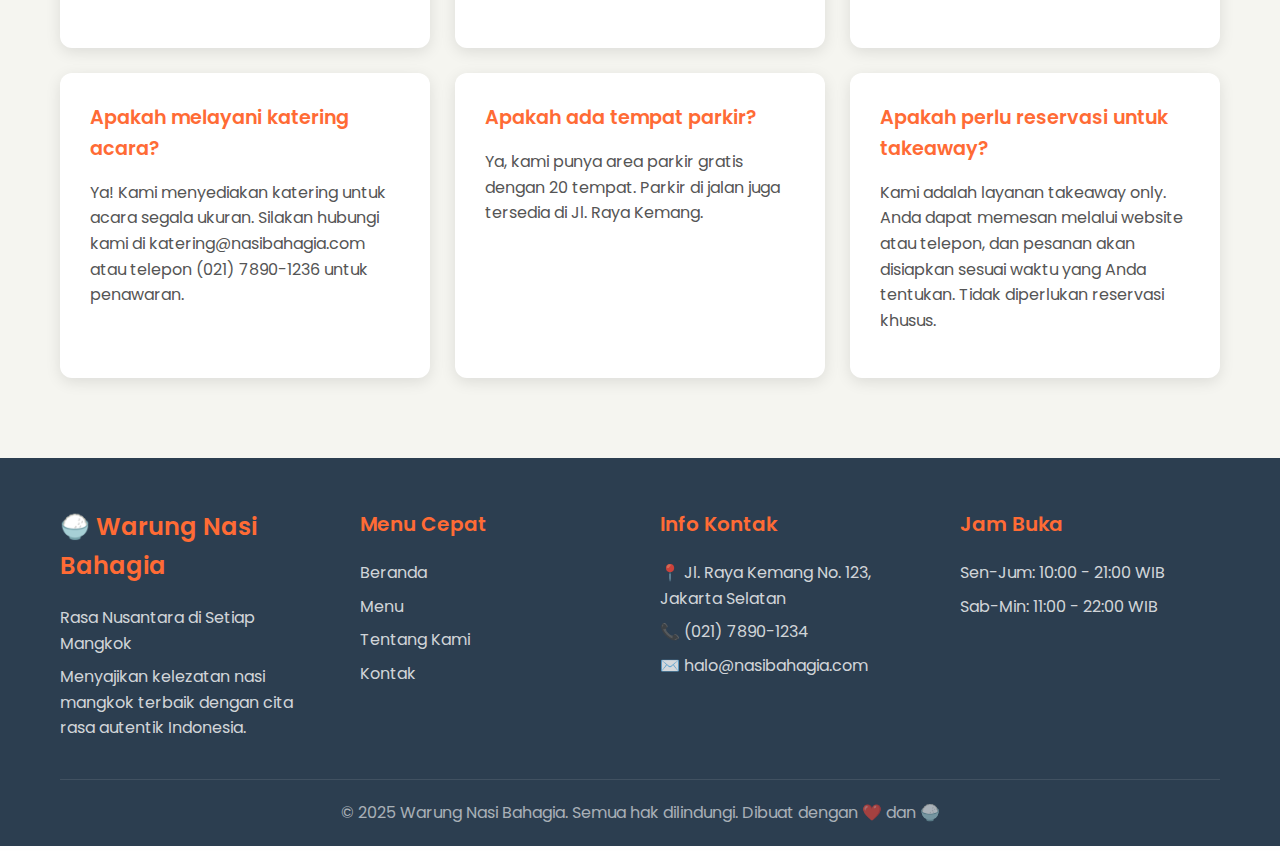
<file: contact.html>
<!DOCTYPE html>
<html lang="id">
  <head>
    <meta charset="UTF-8" />
    <meta name="viewport" content="width=device-width, initial-scale=1.0" />
    <title>Kontak - Warung Nasi Bahagia</title>
    <link rel="stylesheet" href="css/main.css" />
    <link
      href="https://fonts.googleapis.com/css2?family=Poppins:wght@300;400;500;600;700&family=Dancing+Script:wght@400;600;700&display=swap"
      rel="stylesheet"
    />
  </head>
  <body>
    <header class="header">
      <nav class="nav">
        <div class="logo">
          <h1 class="logo-text">🍚 Warung Nasi Bahagia</h1>
          <p class="motto">Rasa Nusantara di Setiap Mangkok</p>
        </div>
        <ul class="nav-menu">
          <li><a href="index.html" class="nav-link">Beranda</a></li>
          <li><a href="menu.html" class="nav-link">Menu</a></li>
          <li><a href="about.html" class="nav-link">Tentang Kami</a></li>
          <li><a href="contact.html" class="nav-link active">Kontak</a></li>
        </ul>
        <div class="hamburger">
          <span></span>
          <span></span>
          <span></span>
        </div>
      </nav>
    </header>

    <section class="page-hero">
      <div class="container">
        <h1>Pesan Takeaway & Delivery</h1>
        <p>
          Siap melayani pesanan takeaway dan delivery! Coba menu ricebowl
          populer kami: Nasi Katsu, Nasi Telur, dan Nasi Nugget Sosis. Hubungi
          kami untuk memesan atau pesan melalui website.
        </p>
      </div>
    </section>

    <section class="contact-info">
      <div class="container">
        <div class="contact-grid">
          <div class="contact-card">
            <div class="contact-icon">📍</div>
            <h3>Lokasi Ambil Pesanan</h3>
            <p>
              Jl. Raya Kemang No. 123<br />
              Jakarta Selatan, 12560<br />
              Indonesia<br />
              <strong>Takeaway Only - Tidak Melayani Dine-In</strong>
            </p>
            <a href="#map" class="contact-link">Lihat di Peta</a>
          </div>

          <div class="contact-card">
            <div class="contact-icon">📞</div>
            <h3>Telepon Kami</h3>
            <p>
              Utama: (021) 7890-1234<br />
              Pemesanan: (021) 7890-1235<br />
              Katering: (021) 7890-1236
            </p>
            <a href="tel:+622178901234" class="contact-link"
              >Telepon Sekarang</a
            >
          </div>

          <div class="contact-card">
            <div class="contact-icon">✉️</div>
            <h3>Email Kami</h3>
            <p>
              Umum: halo@nasibahagia.com<br />
              Pesanan: pesan@nasibahagia.com<br />
              Katering: katering@nasibahagia.com
            </p>
            <a href="mailto:halo@nasibahagia.com" class="contact-link"
              >Kirim Email</a
            >
          </div>

          <div class="contact-card">
            <div class="contact-icon">🕒</div>
            <h3>Jam Operasional Takeaway</h3>
            <p>
              Senin - Jumat: 10:00 - 21:00 WIB<br />
              Sabtu - Minggu: 11:00 - 22:00 WIB<br />
              Hari Libur: Cek media sosial kami<br />
              <strong>Khusus Takeaway & Delivery</strong>
            </p>
            <a href="#social" class="contact-link">Ikuti Kami</a>
          </div>
        </div>
      </div>
    </section>

    <!-- Order Online -->
    <section class="order-online">
      <div class="container">
        <h2 class="section-title">Cara Pesan Takeaway</h2>
        <div class="order-options">
          <div class="order-card">
            <div class="order-icon">🚗</div>
            <h3>Ambil di Tempat</h3>
            <p>
              Pesan online dan ambil di lokasi kami. Siap dalam 15-20 menit!
            </p>
            <a href="tel:+62217890-1234" class="btn btn-primary"
              >Pesan Ambil Sendiri</a
            >
          </div>

          <div class="order-card">
            <div class="order-icon">🚚</div>
            <h3>Delivery</h3>
            <p>
              Dapatkan nasi mangkok favorit Anda diantar ke rumah. Gratis ongkir
              untuk pembelian di atas Rp 100.000!
            </p>
            <a href="https://wa.me/628123456789" class="btn btn-secondary"
              >Pesan Delivery</a
            >
          </div>

          <div class="order-card">
            <div class="order-icon">🎉</div>
            <h3>Katering</h3>
            <p>
              Merencanakan acara? Biarkan kami melayani dengan hidangan nasi
              mangkok lezat kami!
            </p>
            <a href="mailto:katering@nasibahagia.com" class="btn btn-outline"
              >Minta Penawaran</a
            >
          </div>
        </div>
      </div>
    </section>

    <!-- Contact Form -->
    <section class="contact-form-section">
      <div class="container">
        <div class="form-container">
          <div class="form-header">
            <h2>Kirim Pesan kepada Kami</h2>
            <p>
              Ada pertanyaan, saran, atau hanya ingin menyapa? Kami senang
              mendengar dari Anda!
            </p>
          </div>

          <form class="contact-form" onsubmit="handleFormSubmit(event)">
            <div class="form-row">
              <div class="form-group">
                <label for="firstName">Nama Depan *</label>
                <input type="text" id="firstName" name="firstName" required />
              </div>
              <div class="form-group">
                <label for="lastName">Nama Belakang *</label>
                <input type="text" id="lastName" name="lastName" required />
              </div>
            </div>

            <div class="form-row">
              <div class="form-group">
                <label for="email">Alamat Email *</label>
                <input type="email" id="email" name="email" required />
              </div>
              <div class="form-group">
                <label for="phone">Nomor Telepon</label>
                <input type="tel" id="phone" name="phone" />
              </div>
            </div>

            <div class="form-group">
              <label for="subject">Subjek *</label>
              <select id="subject" name="subject" required>
                <option value="">Pilih subjek</option>
                <option value="general">Pertanyaan Umum</option>
                <option value="order">Masalah Pesanan</option>
                <option value="catering">Permintaan Katering</option>
                <option value="feedback">Masukan</option>
                <option value="complaint">Keluhan</option>
                <option value="compliment">Pujian</option>
              </select>
            </div>

            <div class="form-group">
              <label for="message">Pesan *</label>
              <textarea
                id="message"
                name="message"
                rows="5"
                placeholder="Beritahu kami bagaimana kami bisa membantu Anda..."
                required
              ></textarea>
            </div>

            <div class="form-group checkbox-group">
              <label class="checkbox-label">
                <input type="checkbox" id="newsletter" name="newsletter" />
                <span class="checkmark"></span>
                Berlangganan newsletter kami untuk penawaran khusus dan update
                terbaru
              </label>
            </div>

            <button type="submit" class="btn btn-primary btn-large">
              Kirim Pesan
            </button>
          </form>
        </div>
      </div>
    </section>

    <section class="map-section" id="map">
      <div class="container">
        <h2 class="section-title">Temukan Kami</h2>
        <div class="map-container">
          <div class="map-info">
            <h3>Lokasi Warung Nasi Bahagia</h3>
            <p>📍 Jl. Raya Kemang No. 123, Jakarta Selatan, 12560</p>
            <div class="map-features">
              <div class="map-feature">🅿️ Parkir Gratis Tersedia</div>
              <div class="map-feature">🚇 Stasiun TransJakarta: 2 blok</div>
              <div class="map-feature">♿ Akses Kursi Roda</div>
            </div>
          </div>
          <div class="map-embed">
            <iframe
              src="https://www.google.com/maps/embed?pb=!1m18!1m12!1m3!1d3965.0763431266834!2d106.81638301428508!3d-6.2656948956344495!2m3!1f0!2f0!3f0!3m2!1i1024!2i768!4f13.1!3m3!1m2!1s0x2e69f1d3ad8d4d27%3A0x4a8e6d9a8b9c7e5a!2sKemang%2C%20Jakarta%20Selatan!5e0!3m2!1sen!2sid!4v1632456789012!5m2!1sen!2sid"
              width="100%"
              height="400"
              style="border: 0; border-radius: 10px"
              allowfullscreen=""
              loading="lazy"
              referrerpolicy="no-referrer-when-downgrade"
            >
            </iframe>
          </div>
        </div>
      </div>
    </section>

    <section class="social-section" id="social">
      <div class="container">
        <h2 class="section-title">Ikuti Perjalanan Kami</h2>
        <div class="social-grid">
          <div class="social-card">
            <div class="social-icon">📘</div>
            <h3>Facebook</h3>
            <p>
              Bergabunglah dengan komunitas kami dan dapatkan update menu harian
              spesial, acara, dan konten di balik layar.
            </p>
            <a
              href="https://facebook.com/warungnasibahagiajakarta"
              target="_blank"
              class="btn btn-outline"
              >Ikuti Kami</a
            >
          </div>

          <div class="social-card">
            <div class="social-icon">📸</div>
            <h3>Instagram</h3>
            <p>
              Lihat nasi mangkok cantik kami dan dapatkan inspirasi dari foto
              customer. Tag kami #WarungNasiBahagia!
            </p>
            <a
              href="https://instagram.com/warungnasibahagiajakarta"
              target="_blank"
              class="btn btn-outline"
              >Ikuti Kami</a
            >
          </div>

          <div class="social-card">
            <div class="social-icon">🐦</div>
            <h3>Twitter</h3>
            <p>
              Dapatkan update real-time, ikut percakapan, dan dengar tentang
              promosi kilat kami!
            </p>
            <a
              href="https://twitter.com/warungnasijkt"
              target="_blank"
              class="btn btn-outline"
              >Ikuti Kami</a
            >
          </div>

          <div class="social-card">
            <div class="social-icon">⭐</div>
            <h3>Ulasan</h3>
            <p>
              Bagikan pengalaman Warung Nasi Bahagia Anda di Google, Zomato, dan
              TripAdvisor. Masukan Anda sangat berharga!
            </p>
            <a
              href="https://g.page/r/CQM8xjPTJ5OXEAE/review"
              target="_blank"
              class="btn btn-outline"
              >Beri Ulasan</a
            >
          </div>
        </div>
      </div>
    </section>

    <section class="faq-section">
      <div class="container">
        <h2 class="section-title">Pertanyaan yang Sering Diajukan</h2>
        <div class="faq-grid">
          <div class="faq-item">
            <h3>Apakah ada layanan delivery?</h3>
            <p>
              Ya! Kami melayani delivery dalam radius 10 km. Gratis ongkir untuk
              pesanan di atas Rp 100.000. Delivery biasanya memakan waktu 30-45
              menit.
            </p>
          </div>

          <div class="faq-item">
            <h3>Bisakah saya menyesuaikan menu mangkok saya?</h3>
            <p>
              Tentu saja! Kami mendorong kustomisasi. Anda bisa mengganti bahan,
              menambah extra, atau memodifikasi tingkat pedas sesuai selera.
            </p>
          </div>

          <div class="faq-item">
            <h3>Apakah ada pilihan vegan?</h3>
            <p>
              Ya, kami punya beberapa pilihan vegan dan vegetarian yang jelas
              ditandai di menu. Kami juga menggunakan area persiapan terpisah
              untuk menghindari kontaminasi silang.
            </p>
          </div>

          <div class="faq-item">
            <h3>Apakah melayani katering acara?</h3>
            <p>
              Ya! Kami menyediakan katering untuk acara segala ukuran. Silakan
              hubungi kami di katering@nasibahagia.com atau telepon (021)
              7890-1236 untuk penawaran.
            </p>
          </div>

          <div class="faq-item">
            <h3>Apakah ada tempat parkir?</h3>
            <p>
              Ya, kami punya area parkir gratis dengan 20 tempat. Parkir di
              jalan juga tersedia di Jl. Raya Kemang.
            </p>
          </div>

          <div class="faq-item">
            <h3>Apakah perlu reservasi untuk takeaway?</h3>
            <p>
              Kami adalah layanan takeaway only. Anda dapat memesan melalui
              website atau telepon, dan pesanan akan disiapkan sesuai waktu yang
              Anda tentukan. Tidak diperlukan reservasi khusus.
            </p>
          </div>
        </div>
      </div>
    </section>

    <footer class="footer">
      <div class="container">
        <div class="footer-content">
          <div class="footer-section">
            <h3>🍚 Warung Nasi Bahagia</h3>
            <p>Rasa Nusantara di Setiap Mangkok</p>
            <p>
              Menyajikan kelezatan nasi mangkok terbaik dengan cita rasa
              autentik Indonesia.
            </p>
          </div>
          <div class="footer-section">
            <h4>Menu Cepat</h4>
            <ul>
              <li><a href="index.html">Beranda</a></li>
              <li><a href="menu.html">Menu</a></li>
              <li><a href="about.html">Tentang Kami</a></li>
              <li><a href="contact.html">Kontak</a></li>
            </ul>
          </div>
          <div class="footer-section">
            <h4>Info Kontak</h4>
            <p>📍 Jl. Raya Kemang No. 123, Jakarta Selatan</p>
            <p>📞 (021) 7890-1234</p>
            <p>✉️ halo@nasibahagia.com</p>
          </div>
          <div class="footer-section">
            <h4>Jam Buka</h4>
            <p>Sen-Jum: 10:00 - 21:00 WIB</p>
            <p>Sab-Min: 11:00 - 22:00 WIB</p>
          </div>
        </div>
        <div class="footer-bottom">
          <p>
            &copy; 2025 Warung Nasi Bahagia. Semua hak dilindungi. Dibuat dengan
            ❤️ dan 🍚
          </p>
        </div>
      </div>
    </footer>

    <script src="scripts/hamburger.js"></script>
  </body>
</html>
</file>
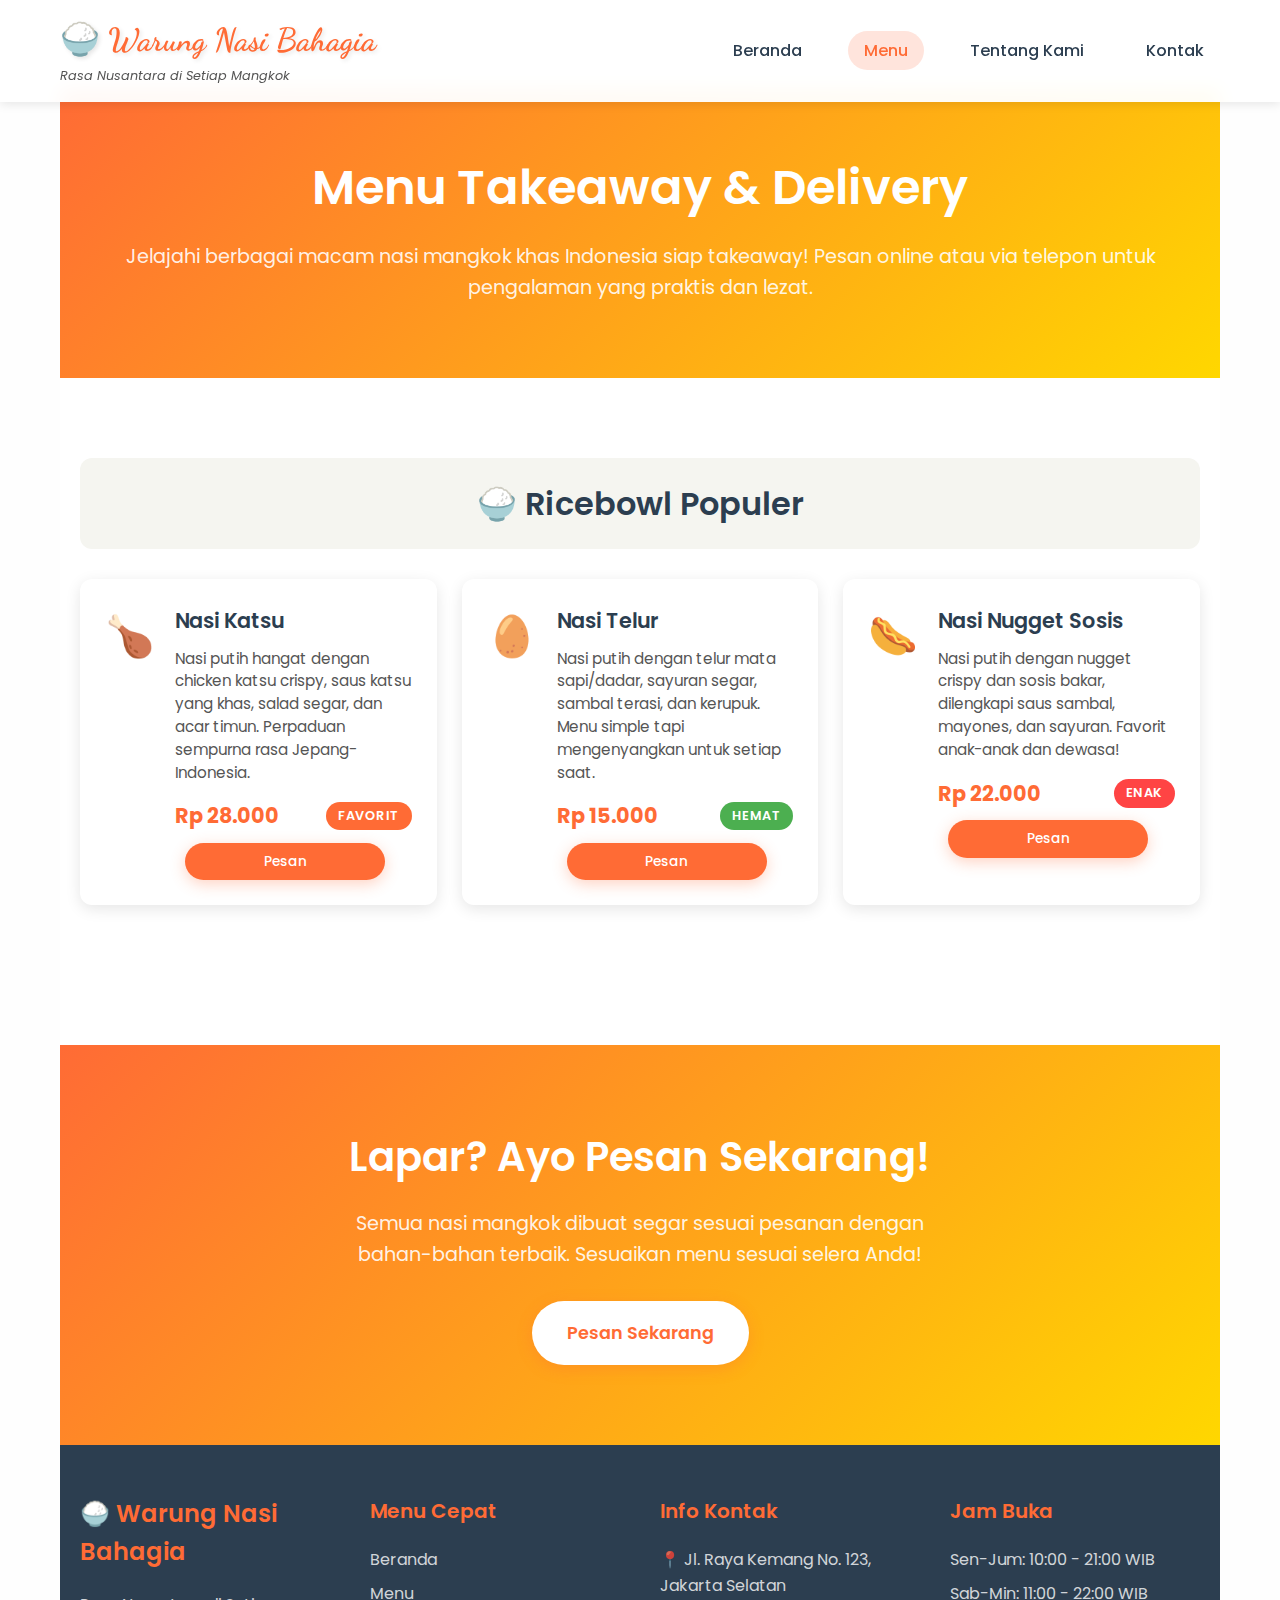
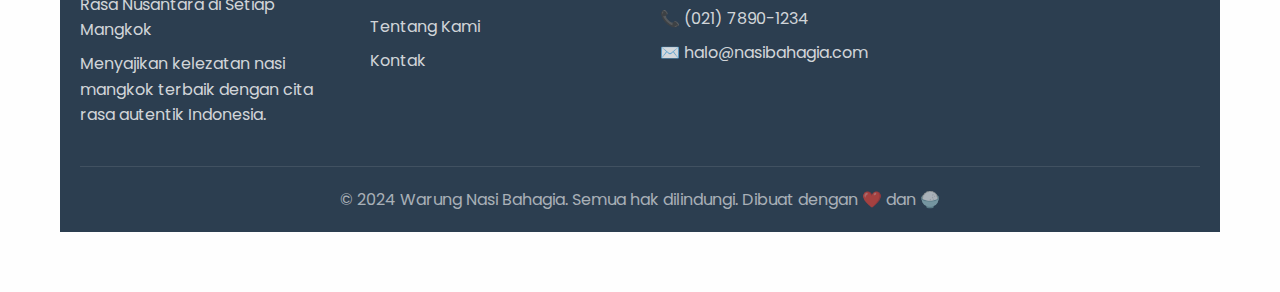
<file: menu.html>
<!DOCTYPE html>
<html lang="id">
  <hea    </section>

    <section class="menu-section">
      <div class="container">
        <div class="menu-category"> <meta charset="UTF-8" />
    <meta name="viewport" content="width=device-width, initial-scale=1.0" />
    <title>Menu - Warung Nasi Bahagia</title>
    <link rel="stylesheet" href="css/main.css" />
    <link
      href="https://fonts.googleapis.com/css2?family=Poppins:wght@300;400;500;600;700&family=Dancing+Script:wght@400;600;700&display=swap"
      rel="stylesheet"
    />
  </head>
  <body>
    <header class="header">
      <nav class="nav">
        <div class="logo">
          <h1 class="logo-text">🍚 Warung Nasi Bahagia</h1>
          <p class="motto">Rasa Nusantara di Setiap Mangkok</p>
        </div>
        <ul class="nav-menu">
          <li><a href="index.html" class="nav-link">Beranda</a></li>
          <li><a href="menu.html" class="nav-link active">Menu</a></li>
          <li><a href="about.html" class="nav-link">Tentang Kami</a></li>
          <li><a href="contact.html" class="nav-link">Kontak</a></li>
        </ul>
        <div class="hamburger">
          <span></span>
          <span></span>
          <span></span>
        </div>
      </nav>
    </header>

    <section class="page-hero">
      <div class="container">
        <h1>Menu Takeaway & Delivery</h1>
        <p>
          Jelajahi berbagai macam nasi mangkok khas Indonesia siap takeaway!
          Pesan online atau via telepon untuk pengalaman yang praktis dan lezat.
        </p>
      </div>
    </section>

    <!-- Menu Categories -->
    <section class="menu">
      <div class="container">
        <!-- Ricebowl Populer -->
        <div class="menu-category">
          <h2 class="category-title">🍚 Ricebowl Populer</h2>
          <div class="menu-grid">
            <div class="menu-item">
              <div class="menu-icon">🍗</div>
              <div class="menu-content">
                <h3>Nasi Katsu</h3>
                <p>
                  Nasi putih hangat dengan chicken katsu crispy, saus katsu yang
                  khas, salad segar, dan acar timun. Perpaduan sempurna rasa
                  Jepang-Indonesia.
                </p>
                <div class="menu-footer">
                  <span class="price">Rp 28.000</span>
                  <span class="badge popular">Favorit</span>
                  <a href="contact.html" class="btn btn-sm btn-primary"
                    >Pesan</a
                  >
                </div>
              </div>
            </div>

            <div class="menu-item">
              <div class="menu-icon">🥚</div>
              <div class="menu-content">
                <h3>Nasi Telur</h3>
                <p>
                  Nasi putih dengan telur mata sapi/dadar, sayuran segar, sambal
                  terasi, dan kerupuk. Menu simple tapi mengenyangkan untuk
                  setiap saat.
                </p>
                <div class="menu-footer">
                  <span class="price">Rp 15.000</span>
                  <span class="badge healthy">Hemat</span>
                  <a href="contact.html" class="btn btn-sm btn-primary"
                    >Pesan</a
                  >
                </div>
              </div>
            </div>

            <div class="menu-item">
              <div class="menu-icon">🌭</div>
              <div class="menu-content">
                <h3>Nasi Nugget Sosis</h3>
                <p>
                  Nasi putih dengan nugget crispy dan sosis bakar, dilengkapi
                  saus sambal, mayones, dan sayuran. Favorit anak-anak dan
                  dewasa!
                </p>
                <div class="menu-footer">
                  <span class="price">Rp 22.000</span>
                  <span class="badge spicy">Enak</span>
                  <a href="contact.html" class="btn btn-sm btn-primary"
                    >Pesan</a
                  >
                </div>
              </div>
            </div>
          </div>
        </div>
      </div>
    </section>

    <section class="cta">
      <div class="container">
        <h2>Lapar? Ayo Pesan Sekarang!</h2>
        <p>
          Semua nasi mangkok dibuat segar sesuai pesanan dengan bahan-bahan
          terbaik. Sesuaikan menu sesuai selera Anda!
        </p>
        <a href="contact.html" class="btn btn-primary">Pesan Sekarang</a>
      </div>
    </section>

    <footer class="footer">
      <div class="container">
        <div class="footer-content">
          <div class="footer-section">
            <h3>🍚 Warung Nasi Bahagia</h3>
            <p>Rasa Nusantara di Setiap Mangkok</p>
            <p>
              Menyajikan kelezatan nasi mangkok terbaik dengan cita rasa
              autentik Indonesia.
            </p>
          </div>
          <div class="footer-section">
            <h4>Menu Cepat</h4>
            <ul>
              <li><a href="index.html">Beranda</a></li>
              <li><a href="menu.html">Menu</a></li>
              <li><a href="about.html">Tentang Kami</a></li>
              <li><a href="contact.html">Kontak</a></li>
            </ul>
          </div>
          <div class="footer-section">
            <h4>Info Kontak</h4>
            <p>📍 Jl. Raya Kemang No. 123, Jakarta Selatan</p>
            <p>📞 (021) 7890-1234</p>
            <p>✉️ halo@nasibahagia.com</p>
          </div>
          <div class="footer-section">
            <h4>Jam Buka</h4>
            <p>Sen-Jum: 10:00 - 21:00 WIB</p>
            <p>Sab-Min: 11:00 - 22:00 WIB</p>
          </div>
        </div>
        <div class="footer-bottom">
          <p>
            &copy; 2024 Warung Nasi Bahagia. Semua hak dilindungi. Dibuat dengan
            ❤️ dan 🍚
          </p>
        </div>
      </div>
    </footer>

    <script src="scripts/hamburger.js"></script>
  </body>
</html>
</file>
<file: css/main.css>
@import url("base.css");
@import url("layout.css");
@import url("components.css");
@import url("pages.css");
@import url("responsive.css");
</file>
